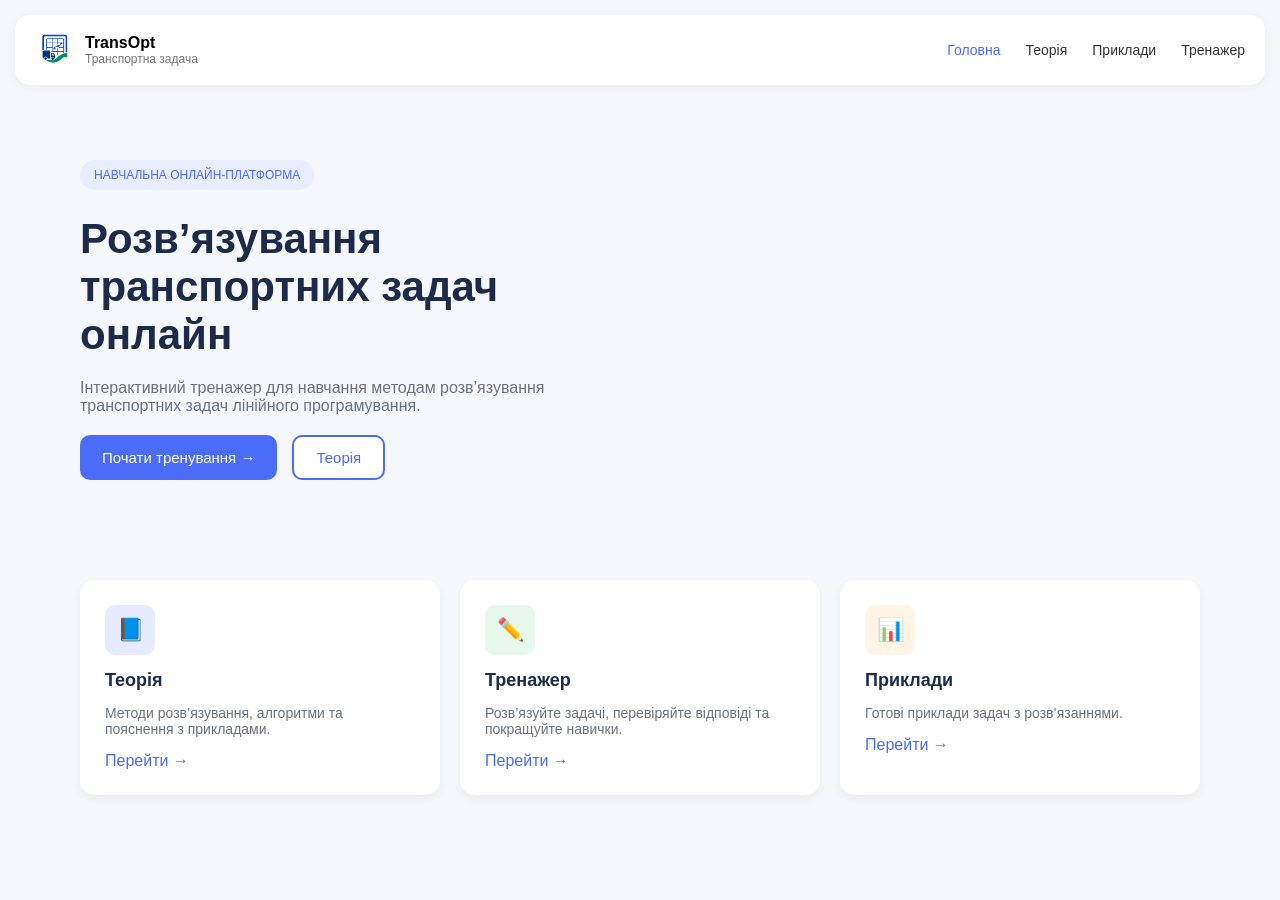
<file: index.html>
<!DOCTYPE html>
<html lang="uk">
<head>
<meta charset="UTF-8">
<title>Головна</title>
<link rel="stylesheet" href="styleforsite.css">
</head>
<header class="header">
    <div class="container">

        <div class="logo">
            <img src="logo.png" alt="logo">
            <div>
                <div class="title">TransOpt</div>
                <div class="subtitle">Транспортна задача</div>
            </div>
        </div>

        <nav class="nav">
            <a href="index.html" class="active">Головна</a>
            <a href="Теорія.html">Теорія</a>
            <a href="приклади.html">Приклади</a>
            <a href="Тренажер.html">Тренажер</a>
          
        </nav>


    </div>
</header>
<section class="hero">
    <div class="hero-container">

        <div class="hero-text">
            <span class="badge">НАВЧАЛЬНА ОНЛАЙН-ПЛАТФОРМА</span>

            <h1>
                Розв’язування <br>
                транспортних задач <br>
                онлайн
            </h1>

            <p>
                Інтерактивний тренажер для навчання методам 
                розв’язування транспортних задач лінійного програмування.
            </p>

            <div class="buttons">
                <button class="btn-primary">
                     <a href="Тренажер.html">Почати тренування →</a>
                </button>

                <button class="btn-secondary">
                   <a href="Теорія.html">Теорія</a>
                </button>
            </div>
        </div>
        


    </div>
</section>
<section class="features">
    <div class="features-container">

        <div class="card">
            <div class="icon purple">📘</div>
            <h3>Теорія</h3>
            <p>Методи розв’язування, алгоритми та пояснення з прикладами.</p>
            <a href="Теорія.html">Перейти →</a>
        </div>

        <div class="card">
            <div class="icon green">✏️</div>
            <h3>Тренажер</h3>
            <p>Розв’язуйте задачі, перевіряйте відповіді та покращуйте навички.</p>
            <a href="Тренажер.html">Перейти →</a>
        </div>

        <div class="card">
            <div class="icon yellow">📊</div>
            <h3>Приклади</h3>
            <p>Готові приклади задач з розв’язаннями.</p>
            <a href="приклади.html">Перейти →</a>
        </div>

    </div>
</section>
</head>
<body>
</body>
</html>
</file>
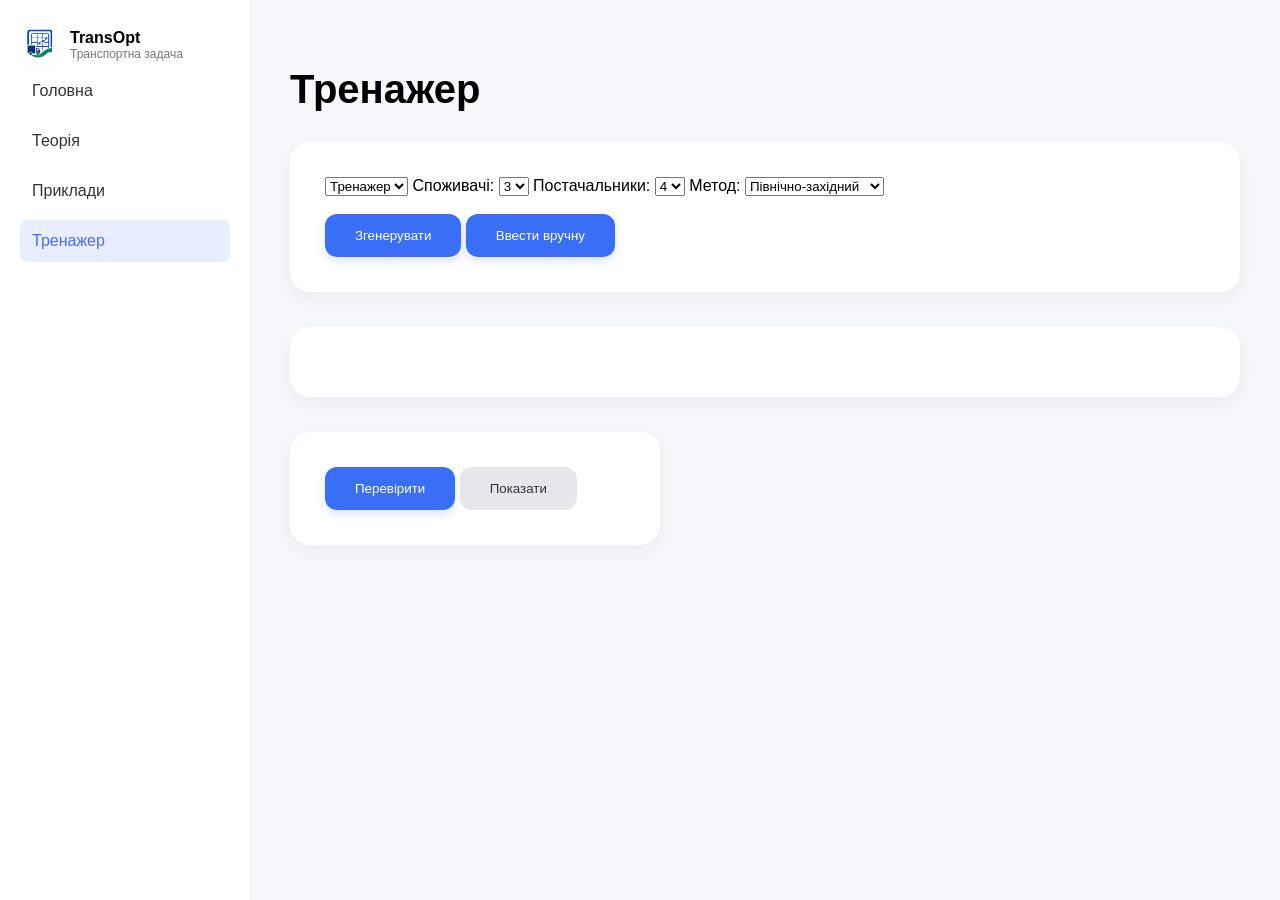
<file: Тренажер.html>
<!DOCTYPE html>
<html lang="uk">
<head>
<meta charset="UTF-8">
<title>TransOpt Trainer</title>
<link rel="stylesheet" href="stylefortrenager.css">
</head>

<body>


<aside class="sidebar">
    <div class="logo">
        <img src="logo.png" alt="logo">
        <div>
            <div class="title">TransOpt</div>
            <div class="subtitle">Транспортна задача</div>
        </div>
    </div>

    <nav>
        <a href="index.html"> Головна</a>
        <a href="Теорія.html"> Теорія</a>
        <a href="приклади.html">Приклади</a>
         <a href="Тренажер.html" class="active"> Тренажер</a>

    </nav>
</aside>
    
<main class="content">

<h1>Тренажер</h1>

<div class="card">
    <select id="mode">
  <option value="train" selected>Тренажер</option>
  <option value="control">Контроль</option>
</select>
Споживачі:
<select id="rows">
  <option value="2">2</option>
  <option value="3" selected>3</option>
  <option value="4">4</option>
  <option value="5">5</option>
  <option value="6">6</option>
</select>

Постачальники:
<select id="cols">
  <option value="2">2</option>
  <option value="3">3</option>
  <option value="4" selected>4</option>
  <option value="5">5</option>
  <option value="6">6</option>
</select>

Метод:
<select id="method">
<option value="nw">Північно-західний</option>
<option value="min">Мін. тариф</option>
<option value="double">Подвійна перевага</option>
<option value="vogel">Фогеля</option>
</select>

<br><br>

<button class="btn" onclick="generateTask()">Згенерувати</button>
<button class="btn" onclick="enableCustom()">Ввести вручну</button>
</div>

<div class="card" id="task"></div>

<div class="layout">

    <div class="card side">
        <button class="btn" onclick="checkSolution()">Перевірити</button>
        <button class="btn secondary" onclick="showCorrect()">Показати</button>
        <div id="message"></div>
        <div id="costResult"></div>
        <div id="errors"></div>
        <div id="steps"></div>
    </div>
</div>


</main>

<script src="script.js"></script>
</body>
</html>
</file>
<file: styleforsite.css>
body {
    margin: 0;
    font-family: 'Segoe UI', sans-serif;
    background: #f5f7fb;
}

.header {
    background: #ffffff;
    border-radius: 15px;
    margin: 15px;
    padding: 10px 20px;
    box-shadow: 0 2px 10px rgba(0,0,0,0.05);
}

.container {
    display: flex;
    align-items: center;
    justify-content: space-between;
}

.logo {
    display: flex;
    align-items: center;
    gap: 10px;
}

.logo img {
    width: 40px;
    height: 50px;
}

.title {
    font-weight: 600;
    font-size: 16px;
}

.subtitle {
    font-size: 12px;
    color: #777;
}

.nav {
    display: flex;
    gap: 25px;
}

.nav a {
    text-decoration: none;
    color: #333;
    font-size: 14px;
}

.nav a.active {
    color: #4a6cf7;
    font-weight: 500;
}

.btn {
    background: #4a6cf7;
    color: white;
    border: none;
    padding: 10px 18px;
    border-radius: 8px;
    cursor: pointer;
    font-size: 14px;
}

.btn:hover {
    background: #3b5ae0;
}
.hero {
    padding: 60px 80px;
    background: #f5f7fb;
}

.hero-container {
    display: flex;
    align-items: center;
    justify-content: space-between;
}

.hero-text {
    max-width: 500px;
}

.badge {
    background: #e8edff;
    color: #4a6cf7;
    padding: 8px 14px;
    border-radius: 20px;
    font-size: 12px;
    display: inline-block;
    margin-bottom: 15px;
}

.hero-text h1 {
    font-size: 42px;
    font-weight: 700;
    color: #1c2b4a;
    margin: 10px 0;
}

.hero-text p {
    color: #6b7280;
    font-size: 16px;
    margin: 20px 0;
}

.buttons {
    display: flex;
    gap: 15px;
}

.btn-primary {
    background: #4a6cf7;
    color: white;
    border: none;
    padding: 14px 22px;
    border-radius: 10px;
    font-size: 15px;
    cursor: pointer;
}

.btn-primary a{
    text-decoration: none;
    color: white;
}
.btn-primary:hover {
    background: #3b5ae0;
}

.btn-secondary {
    background: white;
    border: 2px solid #4a6cf7;
    color: #4a6cf7;
    padding: 12px 22px;
    border-radius: 10px;
    font-size: 15px;
    cursor: pointer;
}

.btn-secondary a{
    text-decoration: none;
    color: #4a6cf7;
}

.hero-image img {
    width: 420px;
}
.features {
    padding: 40px 80px;
    background: #f5f7fb;
}

.features-container {
    display: flex;
    gap: 20px;
}

.card {
    background: white;
    padding: 25px;
    border-radius: 15px;
    flex: 1;
    box-shadow: 0 4px 10px rgba(0,0,0,0.05);
    transition: 0.3s;
}

.card:hover {
    transform: translateY(-5px);
}

.icon {
    width: 50px;
    height: 50px;
    border-radius: 10px;
    display: flex;
    align-items: center;
    justify-content: center;
    font-size: 22px;
    margin-bottom: 15px;
}

.purple {
    background: #e8eaff;
    color: #6c63ff;
}

.green {
    background: #e6f7ec;
    color: #2ecc71;
}

.yellow {
    background: #fff4e5;
    color: #f39c12;
}

.card h3 {
    margin: 10px 0;
    font-size: 18px;
    color: #1c2b4a;
}

.card p {
    color: #6b7280;
    font-size: 14px;
    margin-bottom: 15px;
}

.card a {
    color: #4a6cf7;
    text-decoration: none;
    font-weight: 500;
}
</file>
<file: stylefortrenager.css>
body {
    margin: 0;
    font-family: "Segoe UI", sans-serif;
    background: #f5f7fb;
    display: flex; 
}

.sidebar {
    width: 210px;
    background: white;
    height: 100vh;
    padding: 20px;
    border-right: 1px solid #eee;
    position: fixed; 
    left: 0;
    top: 0;
}

.logo {
     display: flex;
    align-items: center;
    gap: 10px;
}

.logo img {
     width: 40px;
    height: 50px;
}

.title { font-weight: 600; }
.subtitle { font-size: 12px; color: #777; }

.sidebar nav a {
    display: block;
    padding: 12px;
    text-decoration: none;
    color: #333;
    border-radius: 8px;
    margin-bottom: 8px;
}

.sidebar nav a.active {
    background: #e8edff;
    color: #4a6cf7;
}

.content {
    margin-left: 250px;
    padding: 40px;
    width: calc(100% - 250px);
}

.card {
    background: white;
    padding: 35px;
    border-radius: 20px; 
    margin-bottom: 35px;
    border: none;
    box-shadow: 0 6px 20px rgba(0,0,0,0.05);
}

.layout {
    display: grid;
    grid-template-columns: 2fr 1fr;
    gap: 30px;
}

.side {
    width: 300px;
}


.btn {
    background: #3b6ef6;
    color: white;
    padding: 14px 30px;
    border: none; 
    border-radius: 12px;
    cursor: pointer;
    font-weight: 500;
    transition: 0.2s;
    box-shadow: 0 4px 10px rgba(59,110,246,0.2);
}

.btn:hover {
    transform: translateY(-2px);
}

.btn.secondary {
    background: #e5e7eb;
    color: #333;
    box-shadow: none;
}

table {
    border-collapse: collapse;
    width: 100%;
}

td, th {
    border: 1px solid #ddd;
    padding: 10px;
    text-align: center;
}


input {
    width: 60px;
    padding: 5px;
    text-align: center;
}


.correct { background: #c8f7c5; }
.wrong { background: #f7c5c5; }

.highlight {
    border: 2px solid #2f6fed ;
    background: #eef4ff;
}
.actions {
    margin-top: 15px;
    display: flex;
    gap: 15px;
}
h1 {
    font-size: 40px;
    margin-bottom: 30px;
}
#message {
    margin-top: 15px;
    padding: 12px;
    border-radius: 10px;
    font-weight: 500;
    display: none;
}

.msg-success {
    background: #d1fae5;
    color: #065f46;
}

.msg-error {
    background: #fee2e2;
    color: #7f1d1d;
}

.msg-info {
    background: #e0ecff;
    color: #1e40af;
}
.cost {
  font-size: 12px;
  color: #888;
}

.disabled {
  background: #f3f4f6;
  opacity: 0.6;
}

.highlight {
  border: 2px solid #3b6ef6 ;
  background: #eef4ff;
}
#userCost{
    border: none;
}
.cost {
  font-size: 12px;
  color: #666;
  margin-bottom: 5px;
}

input {
  width: 60px;
  height: 30px;
  text-align: center;
  border-radius: 6px;
  border: 1px solid #ccc;
}

.supply {
  font-weight: bold;
}

.demand {
  font-weight: bold;
}
</file>
